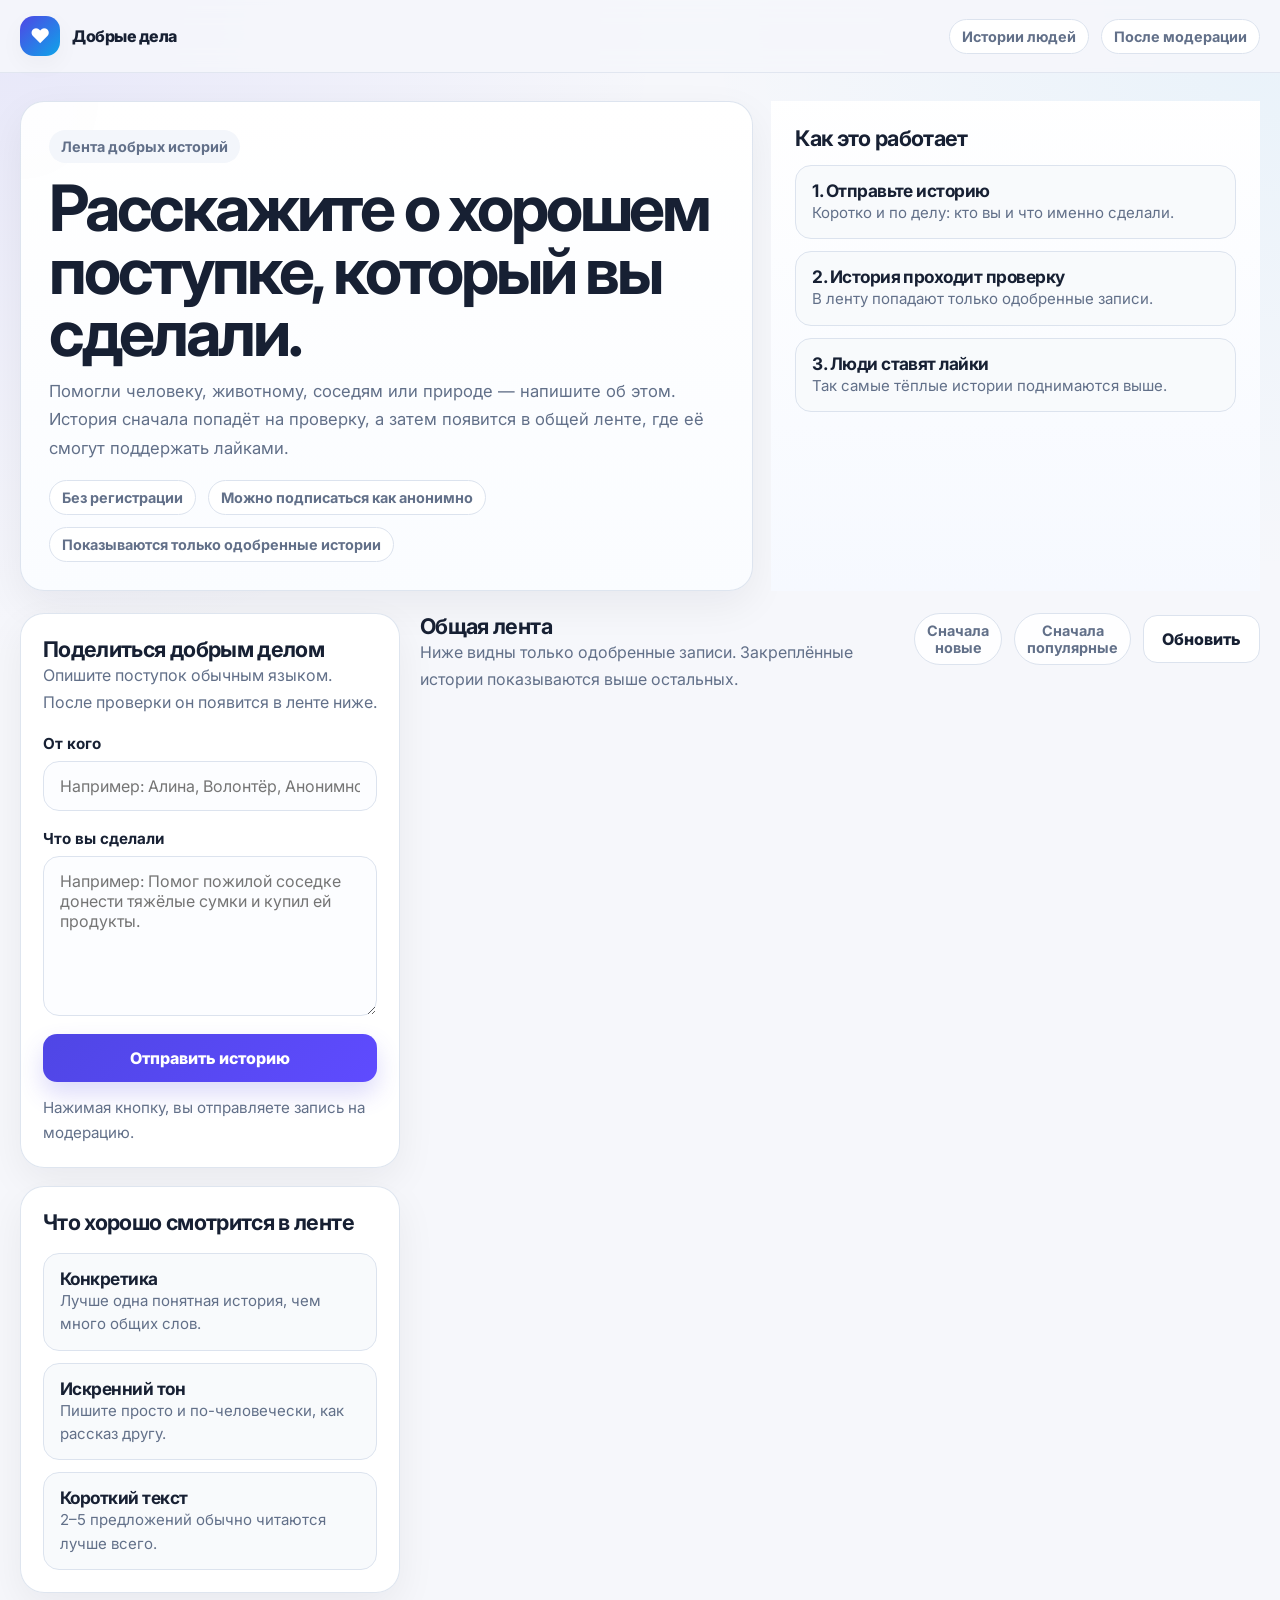
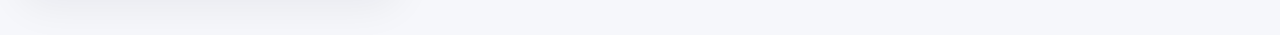
<file: index.html>
<!doctype html>
<html lang="ru">
  <head>
    <meta charset="UTF-8" />
    <meta name="viewport" content="width=device-width, initial-scale=1.0" />
    <meta http-equiv="refresh" content="0; url=./dela/" />
    <title>Добрые дела</title>
    <script>
      location.replace('./dela/');
    </script>
  </head>
  <body></body>
</html>
</file>
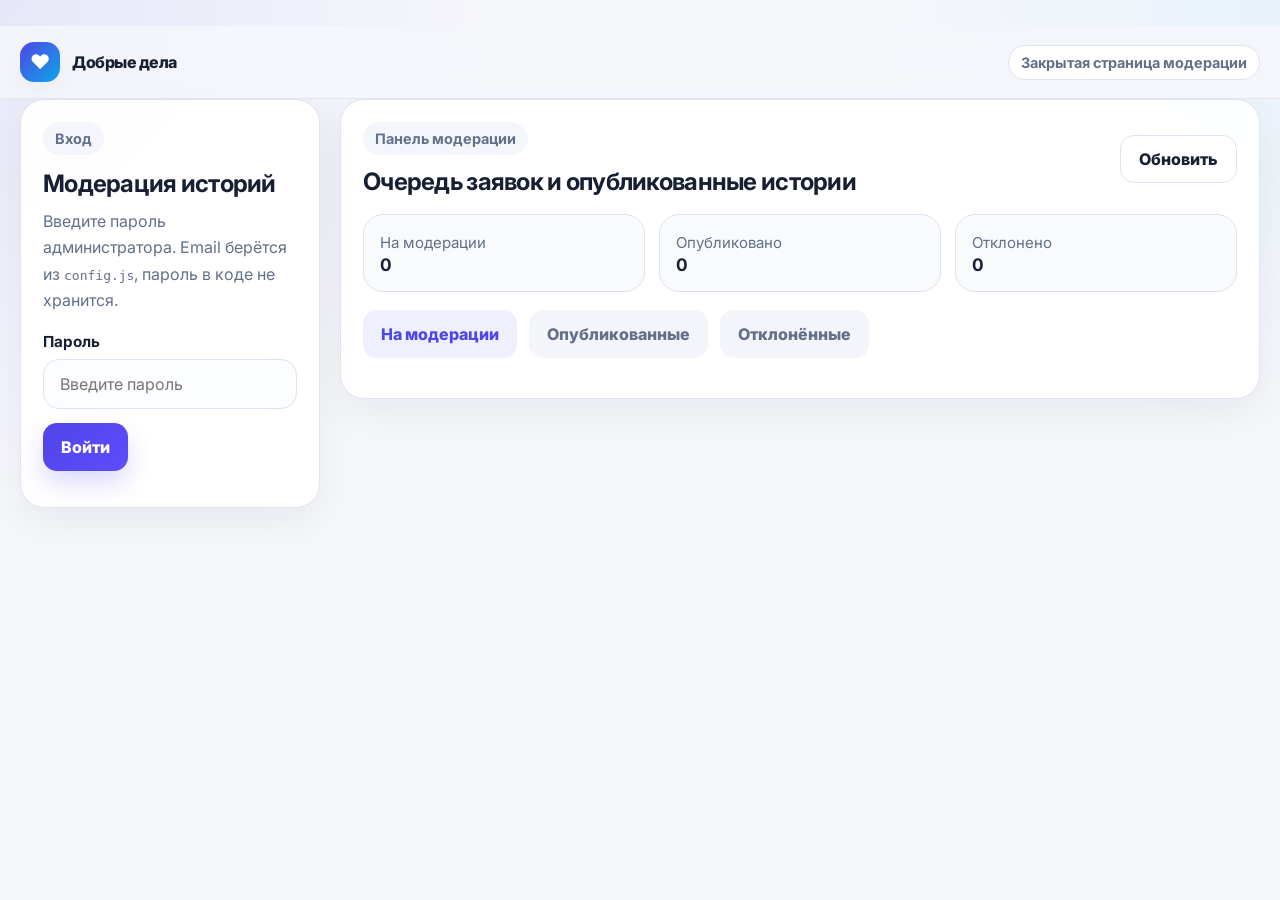
<file: admin/index.html>
<!doctype html>
<html lang="ru">
  <head>
    <meta charset="UTF-8" />
    <meta name="viewport" content="width=device-width, initial-scale=1.0" />
    <title>Модерация — Добрые дела</title>
    <meta name="robots" content="noindex,nofollow" />
    <link rel="preconnect" href="https://fonts.googleapis.com" />
    <link rel="preconnect" href="https://fonts.gstatic.com" crossorigin />
    <link href="https://fonts.googleapis.com/css2?family=Inter:wght@400;500;600;700;800&display=swap" rel="stylesheet" />
    <link rel="stylesheet" href="../assets/styles.css" />
  </head>
  <body>
    <div class="page admin-page">
      <header class="site-header">
        <div class="header-inner">
          <a class="brand" href="../dela/">
            <span class="brand-badge">❤</span>
            <span>Добрые дела</span>
          </a>
          <div class="header-meta">
            <span class="header-chip">Закрытая страница модерации</span>
          </div>
        </div>
      </header>

      <main class="admin-wrap">
        <aside class="auth-panel">
          <span class="badge tag-soft">Вход</span>
          <h1 class="auth-title" style="margin-top:14px;">Модерация историй</h1>
          <p class="auth-copy">Введите пароль администратора. Email берётся из <code>config.js</code>, пароль в коде не хранится.</p>

          <div id="loginBox" class="auth-field-grid">
            <label class="field">
              <span class="field-label">Пароль</span>
              <input id="passwordInput" class="input" type="password" autocomplete="current-password" placeholder="Введите пароль" />
            </label>
            <div class="auth-actions">
              <button id="loginBtn" class="btn btn-primary" type="button">Войти</button>
            </div>
            <p id="loginMessage" class="message message-muted"></p>
          </div>

          <div id="sessionBox" class="hidden stack">
            <div class="summary-card">
              <strong id="adminIdentity">Администратор</strong>
              <p class="note" style="margin-top:8px;">Здесь можно одобрять, отклонять, редактировать, закреплять и менять количество лайков.</p>
            </div>
            <button id="logoutBtn" class="btn btn-ghost" type="button">Выйти</button>
          </div>
        </aside>

        <section class="admin-panel">
          <div class="admin-topbar">
            <div>
              <span class="badge tag-soft">Панель модерации</span>
              <h2 class="panel-title" style="margin-top:12px;">Очередь заявок и опубликованные истории</h2>
            </div>
            <div class="queue-tools">
              <button id="refreshAdminBtn" class="btn btn-ghost" type="button">Обновить</button>
            </div>
          </div>

          <div class="stats-grid">
            <div class="metric-card">
              <span class="metric-label">На модерации</span>
              <strong id="pendingCount" class="metric-value">0</strong>
            </div>
            <div class="metric-card">
              <span class="metric-label">Опубликовано</span>
              <strong id="approvedCount" class="metric-value">0</strong>
            </div>
            <div class="metric-card">
              <span class="metric-label">Отклонено</span>
              <strong id="rejectedCount" class="metric-value">0</strong>
            </div>
          </div>

          <div class="admin-tabs">
            <button class="tab-btn is-active" type="button" data-tab="pending">На модерации</button>
            <button class="tab-btn" type="button" data-tab="approved">Опубликованные</button>
            <button class="tab-btn" type="button" data-tab="rejected">Отклонённые</button>
          </div>

          <div id="queueList" class="queue-list"></div>

          <div id="queueEmpty" class="empty-state hidden">
            <h3 class="empty-title">Сейчас здесь пусто</h3>
            <p class="empty-copy">Для выбранного статуса пока нет записей.</p>
          </div>
        </section>
      </main>
    </div>

    <template id="adminCardTemplate">
      <article class="admin-card">
        <div class="admin-card-header">
          <div class="stack" style="gap:8px;">
            <div class="admin-badges"></div>
            <h3 class="admin-card-title"></h3>
          </div>
          <time class="muted admin-date"></time>
        </div>

        <div class="admin-form-grid">
          <label class="field">
            <span class="field-label">Автор</span>
            <input class="input admin-author" type="text" maxlength="60" />
          </label>

          <label class="field">
            <span class="field-label">Текст истории</span>
            <textarea class="textarea admin-content" maxlength="500"></textarea>
          </label>

          <div class="grid-2" style="grid-template-columns: 160px 1fr;">
            <label class="field">
              <span class="field-label">Лайки</span>
              <input class="number-input admin-likes" type="number" min="0" step="1" />
            </label>

            <label class="field">
              <span class="field-label">Закрепление</span>
              <select class="select admin-pinned">
                <option value="false">Обычная история</option>
                <option value="true">Закреплённая</option>
              </select>
            </label>
          </div>
        </div>

        <div class="moderation-row">
          <div class="admin-card-actions">
            <button class="btn btn-secondary saveBtn" type="button">Сохранить</button>
            <button class="btn btn-success approveBtn" type="button">Одобрить</button>
            <button class="btn btn-warning rejectBtn" type="button">Отклонить</button>
            <button class="btn btn-danger deleteBtn" type="button">Удалить</button>
          </div>
          <p class="note admin-note">Изменения можно сохранять до смены статуса.</p>
        </div>
      </article>
    </template>

    <script type="module" src="./app.js"></script>
  </body>
</html>
</file>
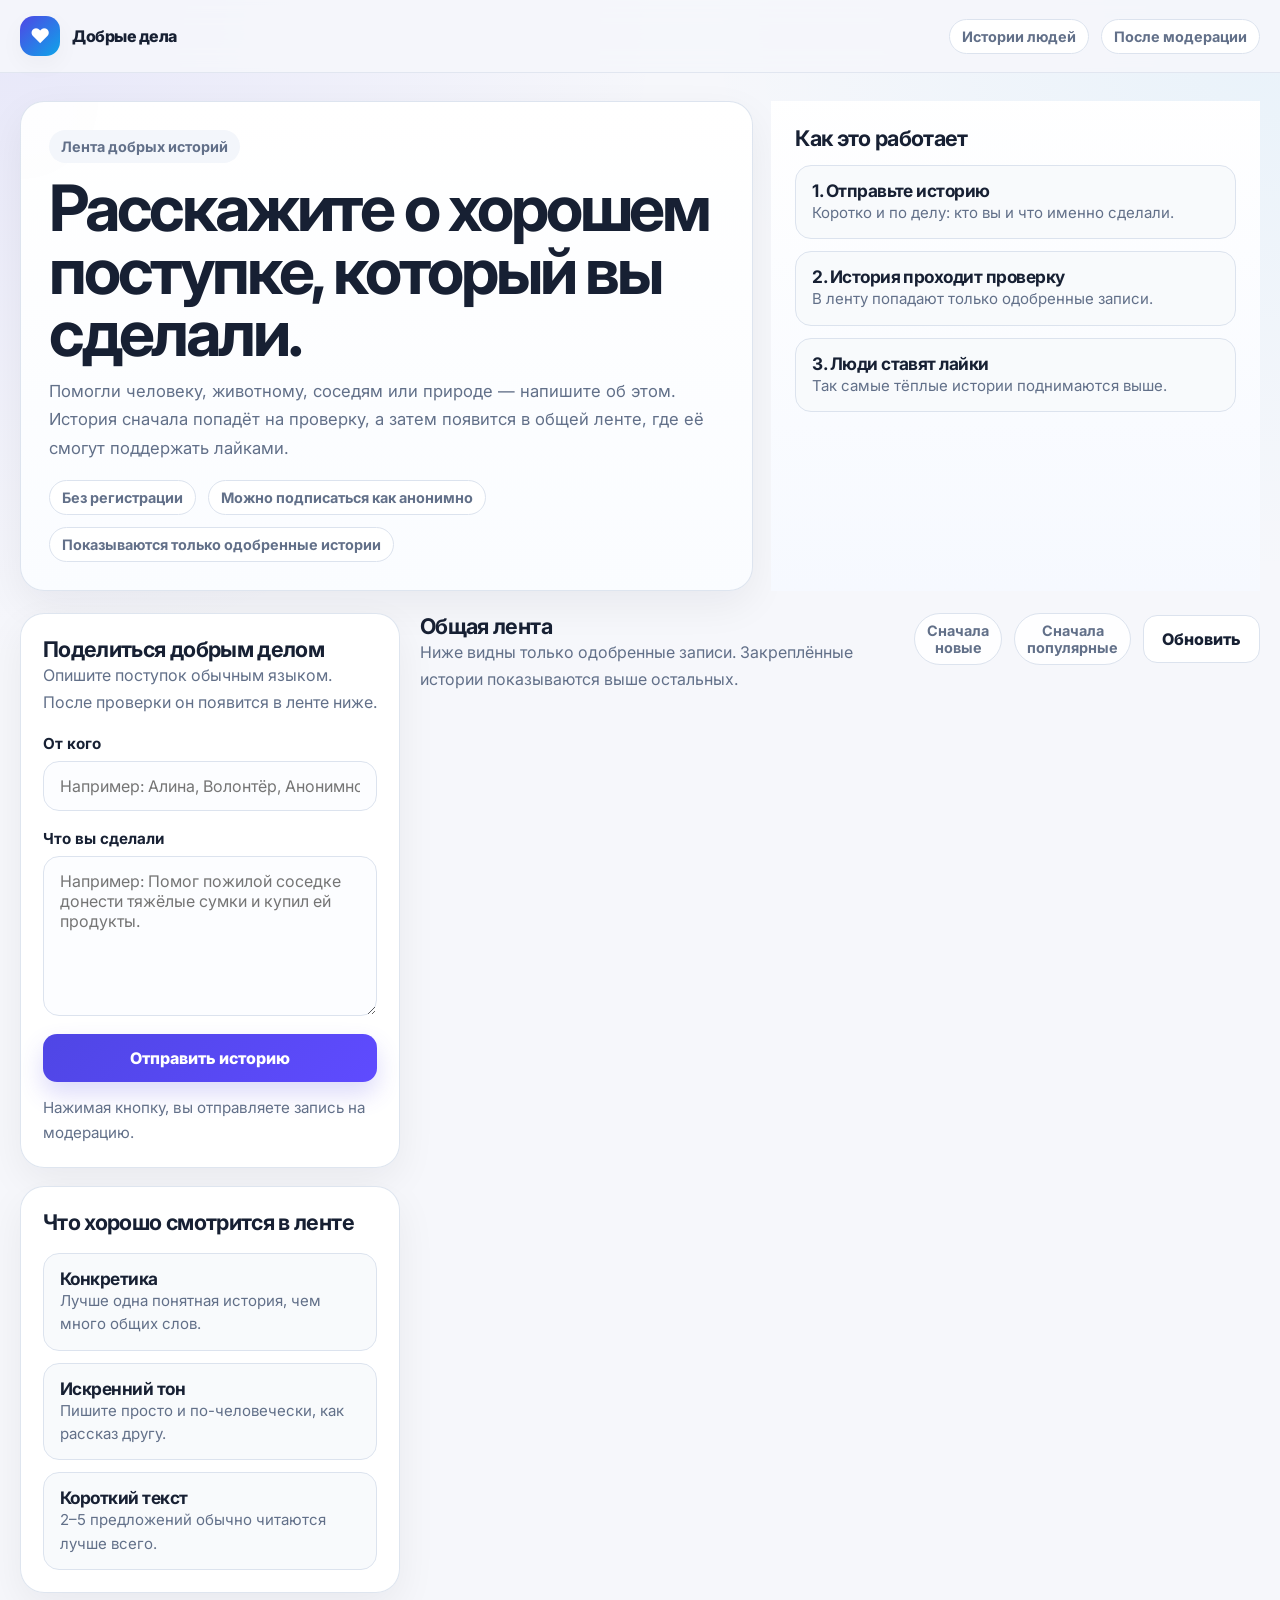
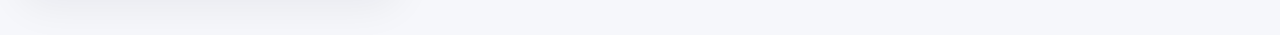
<file: dela/index.html>
<!doctype html>
<html lang="ru">
  <head>
    <meta charset="UTF-8" />
    <meta name="viewport" content="width=device-width, initial-scale=1.0" />
    <title>Добрые дела — поделитесь своей историей</title>
    <meta name="description" content="Публичная лента добрых дел. Отправьте свою историю, а после модерации она появится в ленте." />
    <link rel="preconnect" href="https://fonts.googleapis.com" />
    <link rel="preconnect" href="https://fonts.gstatic.com" crossorigin />
    <link href="https://fonts.googleapis.com/css2?family=Inter:wght@400;500;600;700;800&display=swap" rel="stylesheet" />
    <link rel="stylesheet" href="../assets/styles.css" />
  </head>
  <body>
    <div class="page">
      <header class="site-header">
        <div class="header-inner">
          <a class="brand" href="./">
            <span class="brand-badge">❤</span>
            <span>Добрые дела</span>
          </a>
          <div class="header-meta">
            <span class="header-chip">Истории людей</span>
            <span class="header-chip">После модерации</span>
          </div>
        </div>
      </header>

      <section class="hero page-wrap">
        <div class="hero-shell">
          <div class="hero-card">
            <span class="badge tag-soft">Лента добрых историй</span>
            <h1 class="hero-title">Расскажите о хорошем поступке, который вы сделали.</h1>
            <p class="hero-copy">
              Помогли человеку, животному, соседям или природе — напишите об этом. История сначала попадёт на проверку,
              а затем появится в общей ленте, где её смогут поддержать лайками.
            </p>
            <div class="stats-row" style="margin-top:18px; flex-wrap: wrap;">
              <span class="stat-chip">Без регистрации</span>
              <span class="stat-chip">Можно подписаться как анонимно</span>
              <span class="stat-chip">Показываются только одобренные истории</span>
            </div>
          </div>

          <aside class="hero-side">
            <div>
              <h2>Как это работает</h2>
              <div class="side-list" style="margin-top:14px;">
                <div class="side-item">
                  <strong>1. Отправьте историю</strong>
                  <span>Коротко и по делу: кто вы и что именно сделали.</span>
                </div>
                <div class="side-item">
                  <strong>2. История проходит проверку</strong>
                  <span>В ленту попадают только одобренные записи.</span>
                </div>
                <div class="side-item">
                  <strong>3. Люди ставят лайки</strong>
                  <span>Так самые тёплые истории поднимаются выше.</span>
                </div>
              </div>
            </div>
          </aside>
        </div>
      </section>

      <main class="layout">
        <aside class="column sticky-column">
          <section class="panel">
            <div class="section-head">
              <div>
                <h2 class="section-title">Поделиться добрым делом</h2>
                <p class="section-copy">Опишите поступок обычным языком. После проверки он появится в ленте ниже.</p>
              </div>
            </div>

            <form id="deedForm" class="stack">
              <label class="field">
                <span class="field-label">От кого</span>
                <input class="input" id="authorInput" type="text" maxlength="60" placeholder="Например: Алина, Волонтёр, Анонимно" />
              </label>

              <label class="field">
                <span class="field-label">Что вы сделали</span>
                <textarea class="textarea" id="contentInput" maxlength="500" placeholder="Например: Помог пожилой соседке донести тяжёлые сумки и купил ей продукты."></textarea>
              </label>

              <div class="helper-row">
                <button class="btn btn-primary" type="submit">Отправить историю</button>
                <p id="submitMessage" class="message message-muted">Нажимая кнопку, вы отправляете запись на модерацию.</p>
              </div>
            </form>
          </section>

          <section class="side-card">
            <div class="section-head">
              <div>
                <h2 class="section-title">Что хорошо смотрится в ленте</h2>
              </div>
            </div>
            <div class="side-list">
              <div class="side-item">
                <strong>Конкретика</strong>
                <span>Лучше одна понятная история, чем много общих слов.</span>
              </div>
              <div class="side-item">
                <strong>Искренний тон</strong>
                <span>Пишите просто и по-человечески, как рассказ другу.</span>
              </div>
              <div class="side-item">
                <strong>Короткий текст</strong>
                <span>2–5 предложений обычно читаются лучше всего.</span>
              </div>
            </div>
          </section>
        </aside>

        <section class="feed-section">
          <div class="feed-header">
            <div>
              <h2 class="section-title">Общая лента</h2>
              <p class="section-copy">Ниже видны только одобренные записи. Закреплённые истории показываются выше остальных.</p>
            </div>
            <div class="filter-row">
              <button id="sortRecentBtn" class="filter-chip" type="button">Сначала новые</button>
              <button id="sortTopBtn" class="filter-chip" type="button">Сначала популярные</button>
              <button id="refreshBtn" class="btn btn-ghost" type="button">Обновить</button>
            </div>
          </div>

          <div id="feedList" class="story-list"></div>

          <div id="emptyState" class="empty-state hidden">
            <h3 class="empty-title">Пока нет опубликованных историй</h3>
            <p class="empty-copy">Станьте первым человеком, который поделится своим добрым делом.</p>
          </div>
        </section>
      </main>
    </div>

    <template id="storyTemplate">
      <article class="story-card">
        <div class="story-shell">
          <div class="story-vote">
            <button class="like-btn" type="button" aria-label="Поставить лайк">❤</button>
            <div class="vote-count">0</div>
          </div>

          <div class="story-main">
            <div class="story-header">
              <div class="stack" style="gap:8px;">
                <div class="feed-meta"></div>
                <h3 class="story-author"></h3>
              </div>
              <time class="muted story-date"></time>
            </div>

            <div class="story-body" style="margin-top:14px;">
              <p class="story-text"></p>
            </div>

            <div class="story-footer">
              <span class="story-hint">Один лайк с одного браузера на одну историю.</span>
              <div class="post-actions"></div>
            </div>
          </div>
        </div>
      </article>
    </template>

    <script type="module" src="./app.js"></script>
  </body>
</html>
</file>
<file: assets/styles.css>
:root {
  color-scheme: light;
  --bg: #f6f7fb;
  --bg-soft: #fcfdff;
  --surface: #ffffff;
  --surface-soft: #f8fafc;
  --surface-strong: #f0f4ff;
  --line: #dce3ee;
  --line-strong: #c9d4e5;
  --text: #172033;
  --text-soft: #627089;
  --text-faint: #8a95ab;
  --accent: #4f46e5;
  --accent-strong: #3730a3;
  --accent-soft: #eef0ff;
  --green: #18794e;
  --green-soft: #eaf8f1;
  --red: #bf1239;
  --red-soft: #fff0f3;
  --amber: #b45309;
  --amber-soft: #fff7e8;
  --pink-soft: #fff0f7;
  --shadow: 0 14px 40px rgba(15, 23, 42, 0.06);
  --shadow-soft: 0 8px 24px rgba(15, 23, 42, 0.04);
  --radius-xl: 24px;
  --radius-lg: 20px;
  --radius-md: 16px;
  --radius-sm: 12px;
  --max-width: 1240px;
}

* { box-sizing: border-box; }
html, body { margin: 0; padding: 0; }
body {
  font-family: Inter, ui-sans-serif, system-ui, -apple-system, BlinkMacSystemFont, "Segoe UI", sans-serif;
  background:
    radial-gradient(circle at top left, rgba(79, 70, 229, 0.09), transparent 32%),
    radial-gradient(circle at top right, rgba(14, 165, 233, 0.06), transparent 28%),
    var(--bg);
  color: var(--text);
}
img { max-width: 100%; }
button, input, textarea, select { font: inherit; }
a { color: inherit; text-decoration: none; }
button { cursor: pointer; }
textarea { resize: vertical; }

.page {
  min-height: 100vh;
}

.site-header {
  position: sticky;
  top: 0;
  z-index: 50;
  backdrop-filter: blur(14px);
  background: rgba(246, 247, 251, 0.9);
  border-bottom: 1px solid rgba(220, 227, 238, 0.8);
}

.header-inner,
.layout,
.page-wrap,
.admin-wrap {
  width: min(var(--max-width), calc(100% - 32px));
  margin: 0 auto;
}

.header-inner {
  display: flex;
  align-items: center;
  justify-content: space-between;
  min-height: 72px;
  gap: 16px;
}

.brand {
  display: inline-flex;
  align-items: center;
  gap: 12px;
  font-weight: 800;
  letter-spacing: -0.03em;
}

.brand-badge {
  width: 40px;
  height: 40px;
  border-radius: 14px;
  background: linear-gradient(135deg, var(--accent) 0%, #0ea5e9 100%);
  color: white;
  display: grid;
  place-items: center;
  box-shadow: var(--shadow-soft);
  font-size: 20px;
}

.header-meta,
.stats-row,
.feed-meta,
.post-actions,
.filter-row,
.admin-topbar,
.admin-summary,
.admin-card-header,
.admin-card-actions,
.admin-tabs,
.moderation-row,
.queue-tools,
.auth-actions {
  display: flex;
  align-items: center;
  gap: 12px;
}

.header-chip,
.stat-chip,
.filter-chip,
.mini-chip,
.tag,
.badge,
.status-pill {
  display: inline-flex;
  align-items: center;
  gap: 8px;
  border-radius: 999px;
  padding: 8px 12px;
  font-size: 0.9rem;
  font-weight: 700;
}

.header-chip,
.stat-chip,
.filter-chip,
.mini-chip {
  background: rgba(255, 255, 255, 0.9);
  border: 1px solid var(--line);
  color: var(--text-soft);
}

.hero {
  padding: 28px 0 22px;
}

.hero-shell {
  display: grid;
  grid-template-columns: 1.2fr 0.8fr;
  gap: 18px;
  align-items: stretch;
}

.hero-card,
.panel,
.story-card,
.side-card,
.admin-panel,
.auth-panel,
.summary-card {
  background: rgba(255, 255, 255, 0.95);
  border: 1px solid rgba(220, 227, 238, 0.92);
  border-radius: var(--radius-xl);
  box-shadow: var(--shadow);
}

.hero-card {
  padding: 28px;
  background:
    linear-gradient(180deg, rgba(255,255,255,0.98), rgba(250,252,255,0.98)),
    radial-gradient(circle at top left, rgba(79,70,229,0.14), transparent 30%);
}

.hero-title {
  margin: 14px 0 12px;
  font-size: clamp(2rem, 5vw, 4rem);
  line-height: 0.98;
  letter-spacing: -0.05em;
  max-width: 760px;
}

.hero-copy,
.section-copy,
.helper,
.muted,
.empty-copy,
.note {
  margin: 0;
  color: var(--text-soft);
  line-height: 1.7;
}

.hero-copy { max-width: 720px; font-size: 1.04rem; }

.hero-side {
  padding: 24px;
  display: flex;
  flex-direction: column;
  justify-content: space-between;
  gap: 16px;
  background:
    linear-gradient(180deg, rgba(255,255,255,0.98), rgba(246, 249, 255, 0.98));
}

.hero-side h2,
.section-title,
.story-title,
.admin-card-title,
.panel-title,
.auth-title {
  margin: 0;
  letter-spacing: -0.03em;
}

.hero-side h2 {
  font-size: 1.35rem;
}

.layout {
  display: grid;
  grid-template-columns: minmax(320px, 380px) minmax(0, 1fr);
  gap: 20px;
  align-items: start;
  padding-bottom: 42px;
}

.layout-single {
  display: block;
  padding: 24px 0 48px;
}

.column,
.stack {
  display: flex;
  flex-direction: column;
  gap: 18px;
}

.sticky-column {
  position: sticky;
  top: 92px;
}

.panel,
.side-card,
.admin-panel,
.auth-panel,
.summary-card {
  padding: 22px;
}

.section-head {
  display: flex;
  justify-content: space-between;
  gap: 16px;
  align-items: flex-start;
  margin-bottom: 18px;
}

.section-title {
  font-size: 1.35rem;
}

.field {
  display: flex;
  flex-direction: column;
  gap: 8px;
}

.field-label {
  font-size: 0.95rem;
  font-weight: 700;
}

.input,
.textarea,
.select,
.number-input {
  width: 100%;
  border-radius: var(--radius-md);
  border: 1px solid var(--line);
  background: var(--bg-soft);
  padding: 14px 16px;
  color: var(--text);
  outline: none;
  transition: box-shadow 0.2s ease, border-color 0.2s ease, background 0.2s ease;
}

.input:focus,
.textarea:focus,
.select:focus,
.number-input:focus {
  border-color: #9aa9ff;
  box-shadow: 0 0 0 4px rgba(79, 70, 229, 0.12);
  background: white;
}

.textarea {
  min-height: 160px;
}

.helper-row,
.inline-stats,
.story-header,
.story-body,
.story-footer,
.auth-field-grid,
.stats-grid,
.queue-grid,
.grid-2 {
  display: grid;
  gap: 14px;
}

.inline-stats {
  grid-template-columns: repeat(3, minmax(0, 1fr));
}

.helper-row {
  grid-template-columns: 1fr;
}

.btn,
.like-btn,
.icon-btn,
.tab-btn {
  border: 0;
  border-radius: 14px;
  min-height: 48px;
  padding: 12px 18px;
  font-weight: 800;
  transition: transform 0.12s ease, background 0.2s ease, opacity 0.2s ease, box-shadow 0.2s ease;
}

.btn:hover,
.like-btn:hover,
.icon-btn:hover,
.tab-btn:hover { transform: translateY(-1px); }

.btn-primary {
  background: linear-gradient(135deg, var(--accent) 0%, #5f4bff 100%);
  color: white;
  box-shadow: 0 12px 24px rgba(79, 70, 229, 0.2);
}

.btn-primary:hover { background: linear-gradient(135deg, var(--accent-strong) 0%, var(--accent) 100%); }

.btn-secondary {
  background: #eff4ff;
  color: var(--accent);
}

.btn-ghost {
  background: white;
  color: var(--text);
  border: 1px solid var(--line);
}

.btn-success {
  background: var(--green-soft);
  color: var(--green);
}

.btn-danger {
  background: var(--red-soft);
  color: var(--red);
}

.btn-warning {
  background: var(--amber-soft);
  color: var(--amber);
}

.feed-section {
  display: flex;
  flex-direction: column;
  gap: 18px;
}

.feed-header {
  display: flex;
  justify-content: space-between;
  gap: 16px;
  align-items: flex-start;
}

.story-list {
  display: grid;
  gap: 16px;
}

.story-card {
  padding: 0;
  overflow: hidden;
}

.story-shell {
  display: grid;
  grid-template-columns: 74px minmax(0, 1fr);
  min-height: 100%;
}

.story-vote {
  background: linear-gradient(180deg, #f7f9fd 0%, #f2f5fb 100%);
  border-right: 1px solid var(--line);
  display: flex;
  flex-direction: column;
  align-items: center;
  gap: 12px;
  padding: 18px 12px;
}

.vote-count {
  font-size: 1.2rem;
  font-weight: 800;
  letter-spacing: -0.03em;
}

.like-btn {
  width: 48px;
  min-width: 48px;
  height: 48px;
  min-height: 48px;
  padding: 0;
  border-radius: 16px;
  background: white;
  border: 1px solid var(--line);
  display: grid;
  place-items: center;
  font-size: 20px;
}

.like-btn.is-liked {
  background: var(--pink-soft);
  border-color: #f4bdd2;
}

.story-main {
  padding: 20px 22px;
}

.story-header {
  grid-template-columns: minmax(0, 1fr) auto;
  align-items: start;
}

.story-author {
  margin: 0;
  font-size: 1.12rem;
}

.story-title {
  font-size: 1.05rem;
}

.story-text {
  margin: 0;
  white-space: pre-wrap;
  line-height: 1.75;
  color: var(--text);
}

.story-footer {
  grid-template-columns: minmax(0, 1fr) auto;
  align-items: center;
  margin-top: 18px;
}

.story-hint {
  font-size: 0.92rem;
  color: var(--text-faint);
}

.tag-pinned { background: var(--amber-soft); color: var(--amber); }
.tag-approved { background: var(--green-soft); color: var(--green); }
.tag-pending { background: var(--accent-soft); color: var(--accent); }
.tag-rejected { background: var(--red-soft); color: var(--red); }
.tag-soft { background: #f3f6fb; color: var(--text-soft); }

.side-list {
  display: grid;
  gap: 12px;
}

.side-item {
  padding: 14px 16px;
  border-radius: var(--radius-md);
  background: var(--surface-soft);
  border: 1px solid var(--line);
}

.side-item strong,
.metric-value {
  display: block;
  font-size: 1.08rem;
  letter-spacing: -0.03em;
}

.side-item span,
.metric-label {
  color: var(--text-soft);
  line-height: 1.55;
  font-size: 0.94rem;
}

.metric-card,
.summary-card {
  background: var(--surface-soft);
  border-radius: var(--radius-lg);
  border: 1px solid var(--line);
  padding: 16px;
}

.metric-card { box-shadow: inset 0 1px 0 rgba(255,255,255,0.65); }

.empty-state {
  padding: 34px 26px;
  text-align: center;
  border: 1px dashed var(--line-strong);
  border-radius: var(--radius-xl);
  background: rgba(255,255,255,0.8);
}

.empty-title {
  margin: 0 0 8px;
  font-size: 1.15rem;
}

.hidden { display: none !important; }

.message {
  margin: 0;
  font-size: 0.95rem;
  line-height: 1.6;
}

.message-error { color: var(--red); }
.message-success { color: var(--green); }
.message-muted { color: var(--text-soft); }

.admin-page {
  padding: 26px 0 48px;
}

.admin-wrap {
  display: grid;
  grid-template-columns: 300px minmax(0, 1fr);
  gap: 20px;
  align-items: start;
}

.auth-panel {
  position: sticky;
  top: 92px;
}

.auth-title {
  font-size: 1.5rem;
}

.auth-copy { margin: 10px 0 0; color: var(--text-soft); line-height: 1.65; }

.auth-field-grid { margin-top: 18px; }

.admin-panel {
  display: flex;
  flex-direction: column;
  gap: 18px;
}

.admin-topbar {
  justify-content: space-between;
  flex-wrap: wrap;
}

.stats-grid,
.queue-grid {
  grid-template-columns: repeat(3, minmax(0, 1fr));
}

.queue-grid { margin-top: 4px; }

.admin-tabs {
  flex-wrap: wrap;
}

.tab-btn {
  background: #f3f5fb;
  color: var(--text-soft);
}

.tab-btn.is-active {
  background: var(--accent-soft);
  color: var(--accent);
}

.queue-list {
  display: grid;
  gap: 16px;
}

.admin-card {
  border: 1px solid var(--line);
  border-radius: var(--radius-lg);
  background: var(--surface-soft);
  padding: 18px;
  display: flex;
  flex-direction: column;
  gap: 16px;
}

.admin-card-header {
  justify-content: space-between;
  align-items: start;
}

.admin-card-title {
  font-size: 1.08rem;
}

.admin-card-actions {
  flex-wrap: wrap;
}

.admin-form-grid {
  display: grid;
  gap: 14px;
}

.moderation-row {
  justify-content: space-between;
  flex-wrap: wrap;
}

.queue-tools {
  justify-content: space-between;
  flex-wrap: wrap;
}

@media (max-width: 1080px) {
  .hero-shell,
  .layout,
  .admin-wrap {
    grid-template-columns: 1fr;
  }

  .sticky-column,
  .auth-panel {
    position: static;
  }
}

@media (max-width: 760px) {
  .header-inner,
  .feed-header,
  .section-head,
  .story-footer,
  .story-header,
  .admin-topbar,
  .queue-tools,
  .moderation-row {
    flex-direction: column;
    align-items: stretch;
  }

  .story-header,
  .story-footer {
    display: flex;
  }

  .story-shell {
    grid-template-columns: 1fr;
  }

  .story-vote {
    border-right: 0;
    border-bottom: 1px solid var(--line);
    flex-direction: row;
    justify-content: flex-start;
  }

  .inline-stats,
  .stats-grid,
  .queue-grid {
    grid-template-columns: 1fr;
  }

  .page-wrap,
  .layout,
  .header-inner,
  .admin-wrap {
    width: min(var(--max-width), calc(100% - 20px));
  }

  .hero-card,
  .hero-side,
  .panel,
  .side-card,
  .auth-panel,
  .admin-panel {
    padding: 18px;
  }
}
</file>
